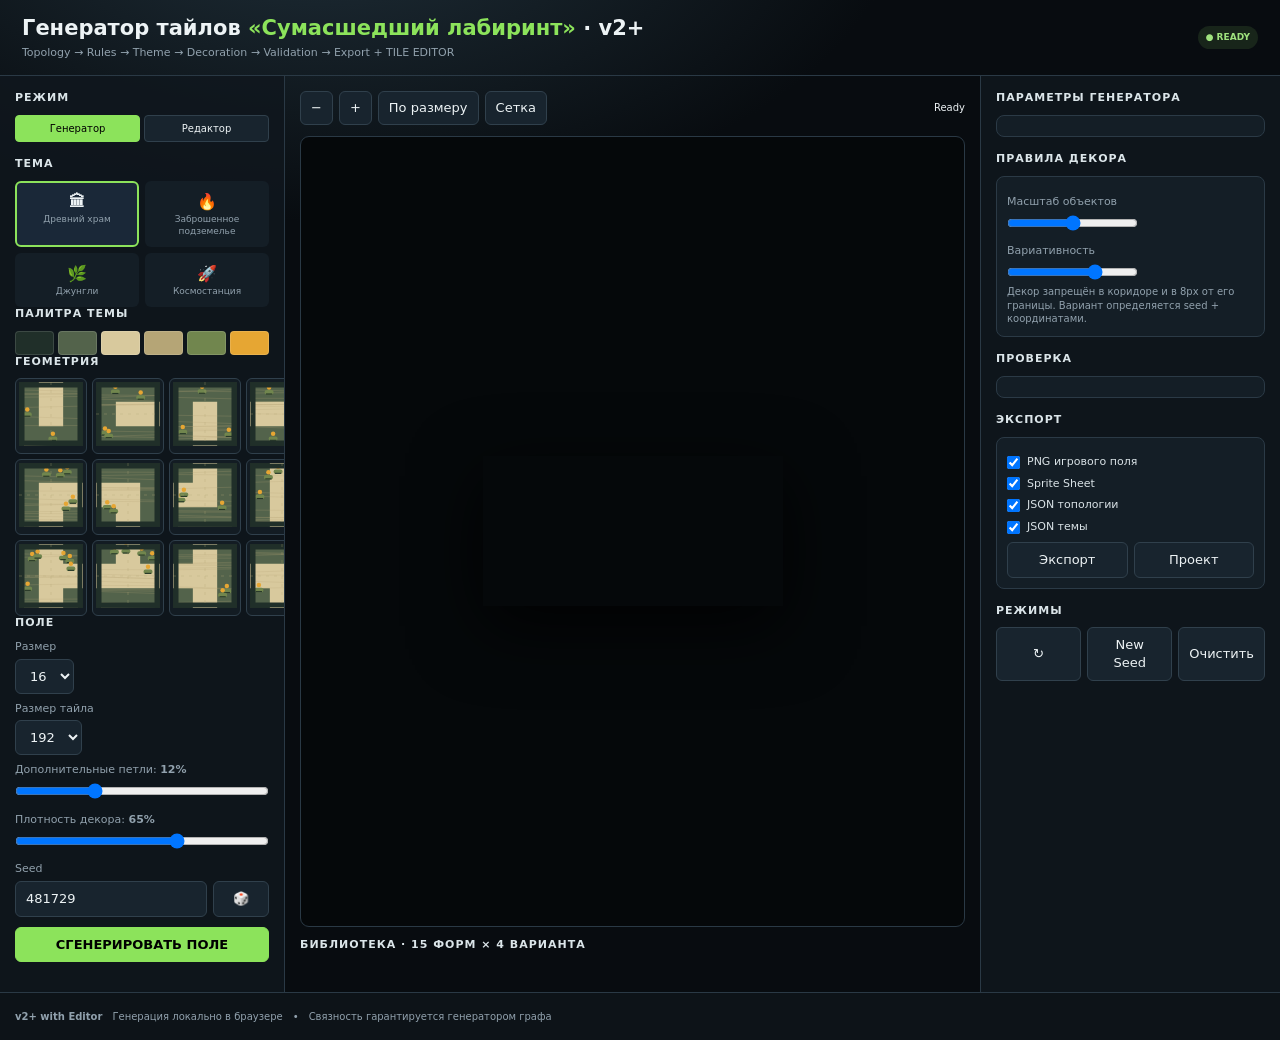
<file: index.html>
<!doctype html>
<html lang="ru">
<head>
<meta charset="utf-8">
<meta name="viewport" content="width=device-width,initial-scale=1">
<title>Maze Tile Generator v2 - with Editor</title>
<style>
:root{--bg:#080c10;--panel:#10171e;--panel2:#17212a;--line:#2a3945;--text:#edf3f5;--muted:#91a1ad;--accent:#8ce35b;--warn:#f3b84b;--bad:#f16d75}
*{box-sizing:border-box}body{margin:0;background:radial-gradient(900px 500px at 25% -10%,#20303a 0,#080c10 65%);color:var(--text);font:13px/1.35 Inter,system-ui,Segoe UI,Arial,sans-serif}
header{height:76px;padding:16px 22px;border-bottom:1px solid var(--line);display:flex;align-items:center;justify-content:space-between}
h1{margin:0;font-size:21px}h1 i{font-style:normal;color:var(--accent)}.sub{color:var(--muted);font-size:11px;margin-top:4px}
.app{display:grid;grid-template-columns:285px minmax(500px,1fr) 300px;min-height:calc(100vh - 124px)}
aside,.right{background:#10171edb;padding:15px;border-right:1px solid var(--line);overflow:auto}.right{border:0;border-left:1px solid var(--line)}
main{padding:15px;min-width:0;display:flex;flex-direction:column;gap:11px}h2{font-size:11px;text-transform:uppercase;letter-spacing:1px;color:#dbe5e9;margin:0 0 9px}
section{margin-bottom:15px}.card{background:#141e26;border:1px solid #2b3a46;border-radius:8px;padding:10px}
label{display:block;color:var(--muted);font-size:11px;margin:8px 0 4px}select,input,button{font:inherit;color:var(--text);background:#18242e;border:1px solid #30404c;border-radius:6px;padding:8px 10px;margin:0}input[type="range"]{padding:0}input[type="color"]{height:36px;width:100%;padding:4px}
.row{display:grid;grid-template-columns:1fr 1fr;gap:6px}.row3{display:grid;grid-template-columns:1fr 1fr 1fr;gap:6px}.theme-grid{display:grid;grid-template-columns:1fr 1fr;gap:6px}.theme{cursor:pointer;padding:8px;border-radius:6px;border:2px solid transparent;background:#141e26;text-align:center}.theme.active{border-color:var(--accent);background:#1a2838}.theme b{display:block;font-size:16px}.theme span{display:block;font-size:9px;color:var(--muted)}
.palette{display:grid;grid-template-columns:repeat(6,1fr);gap:4px}.chip{height:24px;border-radius:4px;border:1px solid #ffffff20}
.typegrid{display:grid;grid-template-columns:repeat(5,1fr);gap:5px}.type{padding:3px;background:#131c23;border:1px solid #30404c;border-radius:6px;text-align:center;color:var(--muted);font-size:8px;cursor:pointer}.type.selected{border-color:var(--accent);background:#1a3d22;color:var(--accent)}
.toolbar{display:flex;gap:6px;align-items:center}.toolbar button{width:auto;padding:7px 10px}.grow{flex:1}.badge{padding:5px 8px;border-radius:999px;background:#18251a;color:#9fe27e;font-size:9px;font-weight:600}
.stage{position:relative;flex:1;min-height:490px;border:1px solid var(--line);border-radius:9px;background:#05080a;display:flex;align-items:center;justify-content:center;overflow:hidden}
#map{image-rendering:auto;box-shadow:0 20px 70px #000c;max-width:none;cursor:crosshair}.gridlines{position:absolute;inset:0;pointer-events:none;opacity:.18;background-image:linear-gradient(#fff 1px,transparent 1px),linear-gradient(90deg,#fff 1px,transparent 1px);background-size:var(--gs) var(--gs)}
.library{display:grid;grid-template-columns:repeat(10,1fr);gap:5px;max-height:150px;overflow:auto}.lib{background:#080d11;border:1px solid #26343d;border-radius:4px;padding:2px;cursor:pointer;transition:all .2s}.lib.selected{border-color:var(--accent);box-shadow:0 0 8px var(--accent)80}.lib canvas{display:block}
.kv{display:flex;justify-content:space-between;padding:4px 0;color:var(--muted)}.kv strong{color:var(--text)}.check{display:flex;gap:7px;align-items:center;margin:7px 0;color:#d9e2e6}.check input{cursor:pointer}
.slider{width:100%;padding:0}.hint{font-size:10px;color:var(--muted)}.ok{color:#96e576}.warn{color:var(--warn)}.bad{color:var(--bad)}
.editor-panel{background:#0f1419;border:1px solid #2a3945;border-radius:8px;padding:12px;margin-top:10px}
.socket-grid{display:grid;grid-template-columns:repeat(3,1fr);gap:8px;margin:12px 0;background:#141e26;padding:10px;border-radius:6px;align-items:center;justify-items:center}
.socket-btn{width:60px;height:60px;border:2px solid #30404c;background:#18242e;color:var(--text);border-radius:6px;cursor:pointer;font-weight:bold;font-size:14px;transition:all .2s}
.socket-btn.open{border-color:var(--accent);background:#1a3d22;box-shadow:0 0 8px var(--accent)40}
.socket-btn:hover{border-color:var(--accent)}.socket-btn:active{transform:scale(.95)}
.socket-placeholder{width:60px;height:60px}
.tile-info{background:#141e26;padding:8px;border-radius:6px;font-size:10px;color:var(--muted);line-height:1.6;margin:8px 0}
.tile-preview{display:flex;gap:10px;margin:10px 0;align-items:center}
.tile-preview canvas{border:1px solid #30404c;border-radius:4px;background:#05080a}
.edit-controls{display:grid;grid-template-columns:1fr 1fr;gap:6px;margin:10px 0}
.edit-controls button{padding:8px 10px;font-size:11px}
.history-btn{padding:6px 10px;font-size:10px}
.locked{border-color:#f3b84b !important;background:#3d3d00 !important}
button{cursor:pointer;transition:all .15s}button:hover{background:#1f2d38;border-color:var(--accent)}button:active{transform:scale(.98)}
.primary{background:var(--accent);color:#000;font-weight:600;border-color:var(--accent)}.primary:hover{background:#9dda6b}.primary:disabled{opacity:.5;cursor:not-allowed}
footer{height:48px;border-top:1px solid var(--line);display:flex;align-items:center;gap:10px;padding:8px 15px;color:var(--muted);font-size:10px;background:#0d1318}
.mode-toggle{display:flex;gap:4px}.mode-toggle button{flex:1;padding:6px 8px;font-size:10px;border:1px solid #30404c;background:#18242e;border-radius:4px}.mode-toggle button.active{background:var(--accent);color:#000;border-color:var(--accent)}
@media(max-width:1150px){.app{grid-template-columns:250px 1fr}.right{display:none}}@media(max-width:760px){.app{display:block}aside{display:none}main{height:calc(100vh - 124px)}}
</style>
</head>
<body>
<header>
 <div><h1>Генератор тайлов <i>«Сумасшедший лабиринт»</i> · v2+</h1><div class="sub">Topology → Rules → Theme → Decoration → Validation → Export + TILE EDITOR</div></div>
 <span class="badge" id="health">● READY</span>
</header>
<div class="app">
<aside>
<section><h2>Режим</h2><div class="mode-toggle"><button class="active" id="modeGen">Генератор</button><button id="modeEdit">Редактор</button></div></section>

<section id="genPanel">
<h2>Тема</h2><div id="themes" class="theme-grid"></div>
<h2>Палитра темы</h2><div id="palette" class="palette"></div>
<h2>Геометрия</h2><div id="types" class="typegrid"></div>
<h2>Поле</h2>
<label>Размер</label><select id="gridSize"><option>8</option><option>12</option><option selected>16</option><option>20</option><option>24</option></select>
<label>Размер тайла</label><select id="tileSize"><option>128</option><option selected>192</option><option>256</option><option>384</option></select>
<label>Дополнительные петли: <b id="loopV">12%</b></label><input class="slider" id="loops" type="range" min="0" max="40" value="12">
<label>Плотность декора: <b id="decorV">65%</b></label><input class="slider" id="decor" type="range" min="0" max="100" value="65">
<label>Seed</label><div class="row"><input id="seed" value="481729"><button id="dice">🎲</button></div>
<button class="primary" id="generate" style="width:100%;margin-top:10px">СГЕНЕРИРОВАТЬ ПОЛЕ</button>
</section>

<section id="editPanel" style="display:none">
<h2>Редактор тайла</h2>
<div class="tile-info" id="editInfo">Выберите тайл на поле для редактирования</div>
<div id="editorControls" style="display:none">
 <h3 style="margin:10px 0 8px;font-size:11px;text-transform:uppercase;color:#dbe5e9">Сокеты (N/E/S/W)</h3>
 <div class="socket-grid">
  <div class="socket-placeholder"></div>
  <button class="socket-btn" id="sockN" title="North">N</button>
  <div class="socket-placeholder"></div>
  <button class="socket-btn" id="sockW" title="West">W</button>
  <div class="socket-placeholder"></div>
  <button class="socket-btn" id="sockE" title="East">E</button>
  <div class="socket-placeholder"></div>
  <button class="socket-btn" id="sockS" title="South">S</button>
  <div class="socket-placeholder"></div>
 </div>
 
 <label style="margin-top:15px">Масштаб декора</label><input class="slider" id="decoScaleEdit" type="range" min="60" max="140" value="100">
 
 <label style="margin-top:10px">Цвет пола</label><input type="color" id="floorColor">
 <label>Цвет стены</label><input type="color" id="wallColor">
 
 <label style="margin-top:10px;display:flex;gap:8px;align-items:center"><input type="checkbox" id="pinTile"> Зафиксировать тайл</label>
 <div class="hint" style="margin-top:5px">Зафиксированные тайлы не изменяются при регенерации</div>
 
 <div class="edit-controls" style="margin-top:15px">
  <button id="resetTile">↻ Сбросить</button>
  <button id="applyTile">✓ Применить</button>
 </div>
 
 <div style="margin-top:15px;border-top:1px solid #2a3945;padding-top:10px">
  <h3 style="margin:0 0 8px;font-size:11px;text-transform:uppercase">Экспорт тайла</h3>
  <div class="row"><button id="exportTilePng">📥 PNG</button><button id="exportTileSvg">📥 SVG</button></div>
 </div>
</div>

<div style="margin-top:15px;border-top:1px solid #2a3945;padding-top:10px">
 <h3 style="margin:0 0 8px;font-size:11px;text-transform:uppercase">История</h3>
 <div class="row"><button class="history-btn" id="undoBtn">↶ Undo</button><button class="history-btn" id="redoBtn">↷ Redo</button></div>
</div>
</section>
</aside>

<main>
<div class="toolbar"><button id="minus">−</button><button id="plus">+</button><button id="fit">По размеру</button><button id="toggleGrid">Сетка</button><div class="grow"></div><span id="status" style="font-size:10px">Ready</span></div>
<div class="stage"><canvas id="map"></canvas><div class="gridlines" id="gridlines" hidden></div></div>
<section id="libSection"><h2>Библиотека · 15 форм × 4 варианта</h2><div id="library" class="library"></div></section>
</main>

<div class="right">
<section><h2>Параметры генератора</h2><div class="card" id="stats"></div></section>
<section><h2>Правила декора</h2><div class="card">
<label>Масштаб объектов</label><input id="decoScale" type="range" min="60" max="140" value="100">
<label>Вариативность</label><input id="variation" type="range" min="0" max="100" value="70">
<div class="hint">Декор запрещён в коридоре и в 8px от его границы. Вариант определяется seed + координатами.</div>
</div></section>
<section><h2>Проверка</h2><div class="card" id="validation"></div></section>
<section><h2>Экспорт</h2><div class="card">
<label class="check"><input id="png" type="checkbox" checked> PNG игрового поля</label>
<label class="check"><input id="sheet" type="checkbox" checked> Sprite Sheet</label>
<label class="check"><input id="json" type="checkbox" checked> JSON топологии</label>
<label class="check"><input id="themeJson" type="checkbox" checked> JSON темы</label>
<div class="row"><button id="export">Экспорт</button><button id="project">Проект</button></div>
</div></section>
<section><h2>Режимы</h2><div class="row3"><button id="regen">↻</button><button id="newSeed">New Seed</button><button id="clear">Очистить</button></div></section>
</div>
</div>
<footer><b>v2+ with Editor</b><span>Генерация локально в браузере</span><span>•</span><span>Связность гарантируется генератором графа</span></footer>

<script>
const T={
  temple:{name:"Древний храм",icon:"🏛",floor:"#d8c99d",floor2:"#b5a576",wall:"#53634b",wall2:"#202f29",accent:"#e6a633",detail:"#71864e",dark:"#131d19"},
  dungeon:{name:"Заброшенное подземелье",icon:"🔥",floor:"#737a7f",floor2:"#4c5358",wall:"#2d3338",wall2:"#10161a",accent:"#ed8c31",detail:"#695d4c",dark:"#0b1013"},
  jungle:{name:"Джунгли",icon:"🌿",floor:"#c9bd84",floor2:"#9d945a",wall:"#35623b",wall2:"#142d1c",accent:"#e7bd42",detail:"#568745",dark:"#0c1b12"},
  space:{name:"Космостанция",icon:"🚀",floor:"#89959d",floor2:"#5b6871",wall:"#293640",wall2:"#0e161d",accent:"#45d7ff",detail:"#687d8a",dark:"#091017"}
};
const forms=[1,2,4,8,3,6,12,9,5,10,7,11,13,14,15];
const formNames={1:"N",2:"E",4:"S",8:"W",3:"NE",6:"ES",12:"SW",9:"WN",5:"NS",10:"EW",7:"NES",11:"NEW",13:"NSW",14:"ESW",15:"NESW"};

let theme="temple", grid=[], meta={}, zoom=1, library=[], selectedMask=15;
let mode="gen", selectedTile=null, editHistory=[], historyIndex=-1;
let pinnedTiles=new Set(), tileOverrides=new Map();

const $=id=>document.getElementById(id);
const gridSize=$("gridSize"),tileSize=$("tileSize"),loops=$("loops"),decor=$("decor"),seed=$("seed"),map=$("map");

function h(s){let x=2166136261>>>0;for(let c of String(s)){x^=c.charCodeAt(0);x=Math.imul(x,16777619)}return x>>>0}
function rng(s){let a=h(s);return()=>{a|=0;a=a+0x6D2B79F5|0;let t=Math.imul(a^a>>>15,1|a);t=t+Math.imul(t^t>>>7,61|t)^t;return((t^t>>>14)>>>0)/4294967296}}
function shuffle(a,r){for(let i=a.length-1;i>0;i--){let j=r()*(i+1)|0;[a[i],a[j]]=[a[j],a[i]]}}
function E(m){return{N:!!(m&1),E:!!(m&2),S:!!(m&4),W:!!(m&8)}}
function deg(m){return ((m&1)>0)+((m&2)>0)+((m&4)>0)+((m&8)>0)}
function rr(c,x,y,w,h,r){c.beginPath();c.roundRect(x,y,w,h,r);c.fill()}

function graph(n,s,p){
  let r=rng(s), parent=Array.from({length:n*n},(_,i)=>i),rank=Array(n*n).fill(0), all=[],chosen=[];
  const find=x=>{while(parent[x]!==x){parent[x]=parent[parent[x]];x=parent[x]}return x};
  const union=(a,b)=>{a=find(a);b=find(b);if(a===b)return false;if(rank[a]<rank[b])[a,b]=[b,a];parent[b]=a;if(rank[a]===rank[b])rank[a]++;return true};
  for(let y=0;y<n;y++)for(let x=0;x<n;x++){let a=y*n+x;if(x<n-1)all.push([a,a+1,2]);if(y<n-1)all.push([a,a+n,4])}
  shuffle(all,r);for(let e of all)if(union(e[0],e[1]))chosen.push(e);
  for(let e of all)if(r()<p/100)chosen.push(e);
  let masks=Array(n*n).fill(0);for(let [a,b,d] of chosen){masks[a]|=d;masks[b]|=(d===2?8:1)}
  return{masks,edges:chosen.length};
}

function decorObj(c,x,y,s,t,r,k){
  c.save();c.translate(x,y);let q=s*.07;
  if(k==="temple"){c.fillStyle=t.detail;rr(c,-q,-q*.5,q*2,q,2);c.fillStyle=t.accent;c.beginPath();c.arc(0,-q*1.1,q*.5,0,7);c.fill();c.fillStyle="#263728";c.fillRect(-q*.7,q*.25,q*1.4,q*.25)}
  if(k==="dungeon"){c.fillStyle=t.detail;rr(c,-q,-q*.7,q*2,q*1.4,2);c.strokeStyle="#171b1e";c.strokeRect(-q*.7,-q*.45,q*1.4,q*.9);c.fillStyle=t.accent;c.beginPath();c.arc(q*1.1,-q*.8,q*.4,0,7);c.fill()}
  if(k==="jungle"){c.fillStyle=t.detail;c.beginPath();c.arc(0,0,q*1.4,0,7);c.fill();c.fillStyle="#74a84f";c.beginPath();c.ellipse(q*.6,-q*.5,q*.95,q*.35,-.6,0,7);c.fill();c.fillStyle="#df829f";c.beginPath();c.ellipse(-q*.5,-q*.4,q*.7,q*.4,.4,0,7);c.fill()}
  if(k==="space"){c.fillStyle=t.detail;rr(c,-q,-q*.7,q*2,q*1.4,2);c.fillStyle=t.accent;c.fillRect(-q*.55,-q*.25,q*1.1,q*.5);c.fillStyle="#d2fbff";c.fillRect(-q*.3,-q*.12,q*.6,q*.12)}
  c.restore()
}

function tile(c,x,y,S,m,k,s,detail=true,overrides=null){
  let t=Object.assign({},T[k]);
  if(overrides){if(overrides.floor)t.floor=overrides.floor;if(overrides.wall)t.wall=overrides.wall}
  let r=rng(s),e=E(m),cx=x+S/2,cy=y+S/2,p=S*.38;
  c.fillStyle=t.wall2;c.fillRect(x,y,S,S);c.fillStyle=t.wall;c.fillRect(x+3,y+3,S-6,S-6);
  if(m){c.fillStyle=t.floor;c.beginPath();c.rect(cx-p/2,cy-p/2,p,p);if(e.N)c.rect(cx-p/2,y,p,S/2+p/2);if(e.E)c.rect(cx-p/2,cy-p/2,S/2+p/2,p);if(e.S)c.rect(cx-p/2,cy,p,S/2+p/2);if(e.W)c.rect(x,cy-p/2,S/2+p/2,p);c.fill()}
  c.save();c.globalAlpha=.22;c.strokeStyle=t.floor2;c.lineWidth=1;for(let i=0;i<12;i++){let yy=y+7+r()*S;c.beginPath();c.moveTo(x+5,yy);c.lineTo(x+S-5,yy+(r()-.5)*4);c.stroke()}c.restore();
  if(detail && m){let count=Math.round(2+r()*4),density=+$("decor").value/100, placed=0;for(let i=0;i<18&&placed<count;i++){let px=x+7+r()*(S-14),py=y+7+r()*(S-14);if(r()>density)continue;if(Math.hypot(px-(cx),py-(cy))<p/2+8)continue;decorObj(c,px,py,S,t,r,k);placed++}}
  c.strokeStyle=t.wall2;c.lineWidth=5;c.strokeRect(x+3,y+3,S-6,S-6);
  c.save();c.globalAlpha=.16;c.strokeStyle=t.floor2;c.setLineDash([3,5]);c.lineWidth=2;if(e.N||e.S){c.beginPath();c.moveTo(cx,y);c.lineTo(cx,y+S);c.stroke()}if(e.E||e.W){c.beginPath();c.moveTo(x,cy);c.lineTo(x+S,cy);c.stroke()}c.restore();
}

function render(){
  let n=+gridSize.value,S=+tileSize.value,c=map.getContext("2d");map.width=n*S;map.height=n*S;
  $("gridlines").style.setProperty("--gs",S+"px");
  c.fillStyle=T[theme].dark;c.fillRect(0,0,map.width,map.height);
  grid.forEach((m,i)=>{
    let overrides=tileOverrides.get(i);
    tile(c,i%n*S,Math.floor(i/n)*S,S,m,theme,meta.seed+"|"+i,true,overrides);
    if(pinnedTiles.has(i)){c.save();c.strokeStyle="#f3b84b";c.lineWidth=3;c.strokeRect(i%n*S+5,Math.floor(i/n)*S+5,S-10,S-10);c.restore()}
    if(selectedTile===i && mode==="edit"){c.save();c.strokeStyle="#45d7ff";c.lineWidth=4;c.strokeRect(i%n*S,Math.floor(i/n)*S,S,S);c.restore()}
  });
  map.style.width=map.width*zoom+"px";map.style.height=map.height*zoom+"px";
  $("stats").innerHTML=`<div class="kv"><span>Тема</span><strong>${T[theme].icon} ${T[theme].name}</strong></div><div class="kv"><span>Поле</span><strong>${n}×${n}</strong></div><div class="kv"><span>Тайлы</span><strong>${grid.length}</strong></div><div class="kv"><span>Зафиксировано</span><strong>${pinnedTiles.size}</strong></div>`;
  validate();
}

function validate(){
  let n=+gridSize.value,ok=true,bad=0;for(let y=0;y<n;y++)for(let x=0;x<n;x++){let e=E(grid[y*n+x]);if(x<n-1&&e.E!==E(grid[y*n+x+1]).W){ok=false;bad++}if(y<n-1&&e.S!==E(grid[(y+1)*n+x]).N){ok=false;bad++}}
  let seen=new Set([0]),q=[0];while(q.length){let id=q.shift(),e=E(grid[id]),x=id%n,y=id/n,ns=[];if(e.N)ns.push(id-n);if(e.E)ns.push(id+1);if(e.S)ns.push(id+n);if(e.W)ns.push(id-1);for(let v of ns)if(v>=0&&v<n*n&&!seen.has(v)){seen.add(v);q.push(v)}}
  let all=seen.size===n*n;ok=ok&&all;$("validation").innerHTML=ok?`<div class="ok"><b>✓ VALID</b></div><div class="hint">Все ${n*n} клеток достижимы. Стыков: 0 ошибок</div>`:`<div class="bad"><b>✗ ISSUES</b></div><div class="hint">Стыков ошибок: ${bad}. Недостижимые: ${n*n-seen.size}</div>`;
}

function generate(){
  if(pinnedTiles.size>0){
    let n=+gridSize.value,s=seed.value||"0",g=graph(n,s,+loops.value);
    for(let i of pinnedTiles){g.masks[i]=grid[i]}
    grid=g.masks;
  }else{
    let n=+gridSize.value,s=seed.value||"0",g=graph(n,s,+loops.value);grid=g.masks;
  }
  let avg=grid.reduce((a,m)=>a+deg(m),0)/grid.length;
  meta={version:"2.1",theme,seed:seed.value||"0",gridSize:+gridSize.value,tileSize:+tileSize.value,loops:+loops.value,decor:+decor.value,avgDeg:avg.toFixed(2),edges:g.edges};
  saveHistory();
  render();
}

function buildLibrary(){
  library=[];$("library").innerHTML="";let S=+tileSize.value;
  forms.forEach(m=>{for(let v=0;v<4;v++){let c=document.createElement("canvas");c.width=c.height=S;tile(c.getContext("2d"),0,0,S,m,theme,`lib|${theme}|${m}|${v}`,true);let d=document.createElement("div");d.className="lib";d.appendChild(c);d.onclick=()=>{document.querySelectorAll(".lib").forEach(x=>x.classList.remove("selected"));d.classList.add("selected");selectedMask=m};library.push(c);$("library").appendChild(d)}})
}

function download(b,n){let a=document.createElement("a");a.href=URL.createObjectURL(b);a.download=n;a.click();setTimeout(()=>URL.revokeObjectURL(a.href),800)}

function exportData(){
  let S=+tileSize.value,n=+gridSize.value;
  if($("png").checked)map.toBlob(b=>download(b,`maze_${theme}_${meta.seed}.png`));
  if($("json").checked)download(new Blob([JSON.stringify({version:"2.1",theme,seed:meta.seed,gridSize:n,tileSize:S,masks:grid,pinned:Array.from(pinnedTiles),overrides:Array.from(tileOverrides.entries())},null,2)],{type:"application/json"}),`maze_${theme}_${meta.seed}.json`);
  if($("themeJson").checked)download(new Blob([JSON.stringify({id:theme,name:T[theme].name,palette:T[theme],rules:{walkableWidth:.76,decorationSafeMargin:8,variants:4}},null,2)],{type:"application/json"}),`theme_${theme}.json`);
  if($("sheet").checked){let cols=5,rows=Math.ceil(library.length/cols),c=document.createElement("canvas");c.width=cols*S;c.height=rows*S;let x=c.getContext("2d");x.fillStyle=T[theme].dark;x.fillRect(0,0,c.width,c.height);library.forEach((cv,i)=>x.drawImage(cv,i%cols*S,Math.floor(i/cols)*S));c.toBlob(b=>download(b,`spritesheet_${theme}.png`))}
  $("status").textContent="Экспорт завершён"
}

function project(){download(new Blob([JSON.stringify({project:"maze-tile-generator",version:"2.1",settings:{theme,gridSize:+gridSize.value,tileSize:+tileSize.value,loops:+loops.value,decor:+decor.value,seed:seed.value},grid:grid,pinned:Array.from(pinnedTiles),overrides:Array.from(tileOverrides.entries())},null,2)],{type:"application/json"}),`project_${Date.now()}.json`)}

function exportTilePng(){
  if(selectedTile===null)return;
  let S=+tileSize.value,c=document.createElement("canvas");c.width=c.height=S;
  let n=+gridSize.value,m=grid[selectedTile],i=selectedTile%n;
  let overrides=tileOverrides.get(selectedTile);
  tile(c.getContext("2d"),0,0,S,m,theme,meta.seed+"|"+selectedTile,true,overrides);
  c.toBlob(b=>download(b,`tile_${selectedTile}_${theme}.png`))
}

function exportTileSvg(){
  if(selectedTile===null)return;
  let S=+tileSize.value,n=+gridSize.value,m=grid[selectedTile];
  let e=E(m),cy=S/2,p=S*.38;
  let t=Object.assign({},T[theme]),overrides=tileOverrides.get(selectedTile);
  if(overrides){if(overrides.floor)t.floor=overrides.floor;if(overrides.wall)t.wall=overrides.wall}
  
  let svg=`<svg width="${S}" height="${S}" xmlns="http://www.w3.org/2000/svg">
  <rect width="${S}" height="${S}" fill="${t.wall2}"/>
  <rect x="3" y="3" width="${S-6}" height="${S-6}" fill="${t.wall}"/>`;
  
  if(m){svg+=`<path fill="${t.floor}" d="M ${cy-p/2} ${cy-p/2} L ${cy+p/2} ${cy-p/2} L ${cy+p/2} ${cy+p/2} L ${cy-p/2} ${cy+p/2} Z`;
    if(e.N)svg+=` M ${cy-p/2} 0 L ${cy+p/2} 0 L ${cy+p/2} ${cy+p/2} L ${cy-p/2} ${cy+p/2} Z`;
    if(e.E)svg+=` M ${cy} ${cy-p/2} L ${S} ${cy-p/2} L ${S} ${cy+p/2} L ${cy} ${cy+p/2} Z`;
    if(e.S)svg+=` M ${cy-p/2} ${cy} L ${cy+p/2} ${cy} L ${cy+p/2} ${S} L ${cy-p/2} ${S} Z`;
    if(e.W)svg+=` M 0 ${cy-p/2} L ${cy} ${cy-p/2} L ${cy} ${cy+p/2} L 0 ${cy+p/2} Z`;
    svg+=`" />`;
  }
  
  svg+=`<rect x="3" y="3" width="${S-6}" height="${S-6}" stroke="${t.wall2}" stroke-width="5" fill="none"/>`;
  svg+=`</svg>`;
  
  download(new Blob([svg],{type:"image/svg+xml"}),`tile_${selectedTile}_${theme}.svg`)
}

function selectTile(idx){
  selectedTile=idx;
  let n=+gridSize.value,m=grid[idx],e=E(m);
  $("editInfo").innerHTML=`<b>Тайл #${idx}</b> (${idx%n},${Math.floor(idx/n)})<br/>Маска: ${m} (${formNames[m] || 'NONE'})<br/>Зафиксирован: ${pinnedTiles.has(idx)?"Да":"Нет"}`;
  $("editorControls").style.display="block";
  
  $("sockN").classList.toggle("open",e.N);$("sockE").classList.toggle("open",e.E);$("sockS").classList.toggle("open",e.S);$("sockW").classList.toggle("open",e.W);
  $("pinTile").checked=pinnedTiles.has(idx);
  
  let overrides=tileOverrides.get(idx);
  $("floorColor").value=overrides?.floor||T[theme].floor;
  $("wallColor").value=overrides?.wall||T[theme].wall;
  
  render();
}

function applyTileEdits(){
  if(selectedTile===null)return;
  let e={N:$("sockN").classList.contains("open"),E:$("sockE").classList.contains("open"),S:$("sockS").classList.contains("open"),W:$("sockW").classList.contains("open")};
  let newMask=(e.N?1:0)|(e.E?2:0)|(e.S?4:0)|(e.W?8:0);
  grid[selectedTile]=newMask;
  
  if($("pinTile").checked){pinnedTiles.add(selectedTile)}else{pinnedTiles.delete(selectedTile)}
  
  let floorCol=$("floorColor").value,wallCol=$("wallColor").value;
  if(floorCol!==T[theme].floor||wallCol!==T[theme].wall){tileOverrides.set(selectedTile,{floor:floorCol,wall:wallCol})}else{tileOverrides.delete(selectedTile)}
  
  saveHistory();
  render();
  $("status").textContent="Тайл обновлён";
}

function resetTile(){
  if(selectedTile===null)return;
  let n=+gridSize.value,s=seed.value||"0",g=graph(n,s,+loops.value);
  grid[selectedTile]=g.masks[selectedTile];
  tileOverrides.delete(selectedTile);
  pinnedTiles.delete(selectedTile);
  selectTile(selectedTile);
  saveHistory();
}

function saveHistory(){editHistory=editHistory.slice(0,historyIndex+1);editHistory.push({grid:grid.slice(),pinned:new Set(pinnedTiles),overrides:new Map(tileOverrides)});historyIndex=editHistory.length-1;updateHistoryButtons()}
function undo(){if(historyIndex>0){historyIndex--;let h=editHistory[historyIndex];grid=h.grid.slice();pinnedTiles=new Set(h.pinned);tileOverrides=new Map(h.overrides);render();updateHistoryButtons()}}
function redo(){if(historyIndex<editHistory.length-1){historyIndex++;let h=editHistory[historyIndex];grid=h.grid.slice();pinnedTiles=new Set(h.pinned);tileOverrides=new Map(h.overrides);render();updateHistoryButtons()}}
function updateHistoryButtons(){$("undoBtn").disabled=historyIndex<=0;$("redoBtn").disabled=historyIndex>=editHistory.length-1}

function onMapClick(e){
  if(mode!=="edit")return;
  let rect=map.getBoundingClientRect(),x=(e.clientX-rect.left)/zoom,y=(e.clientY-rect.top)/zoom;
  let S=+tileSize.value,n=+gridSize.value;
  let col=Math.floor(x/S),row=Math.floor(y/S);
  if(col>=0&&col<n&&row>=0&&row<n){selectTile(row*n+col)}
}

function setup(){
  Object.entries(T).forEach(([k,t])=>{let d=document.createElement("div");d.className="theme"+(k===theme?" active":"");d.onclick=()=>{theme=k;document.querySelectorAll(".theme").forEach(x=>x.classList.remove("active"));d.classList.add("active");generate();buildLibrary()};d.innerHTML=`<b>${t.icon}</b><span>${t.name}</span>`;$("themes").appendChild(d)});
  
  forms.forEach(m=>{let d=document.createElement("div");d.className="type"+(m===selectedMask?" selected":"");let c=document.createElement("canvas");c.width=c.height=64;tile(c.getContext("2d"),0,0,64,m,theme,`lib|${theme}|${m}`,true);d.appendChild(c);d.onclick=()=>{document.querySelectorAll(".type").forEach(x=>x.classList.remove("selected"));d.classList.add("selected");selectedMask=m};$("types").appendChild(d)});
  
  updatePalette();
  
  $("loops").oninput=()=>$("loopV").textContent=loops.value+"%";
  $("decor").oninput=()=>{$("decorV").textContent=decor.value+"%";render();buildLibrary()};
  $("generate").onclick=generate;
  $("regen").onclick=generate;
  $("dice").onclick=()=>{seed.value=Math.floor(Math.random()*999999);generate()};
  $("newSeed").onclick=()=>{seed.value=Math.floor(Math.random()*999999);generate()};
  $("export").onclick=exportData;
  $("project").onclick=project;
  
  $("plus").onclick=()=>{zoom=Math.min(2,zoom*1.2);render()};
  $("minus").onclick=()=>{zoom=Math.max(.35,zoom/1.2);render()};
  $("fit").onclick=()=>{zoom=1;render()};
  $("toggleGrid").onclick=()=>{$("gridlines").hidden=!$("gridlines").hidden};
  
  [gridSize,tileSize].forEach(x=>x.onchange=()=>generate());
  
  $("modeGen").onclick=()=>{mode="gen";$("modeGen").classList.add("active");$("modeEdit").classList.remove("active");$("genPanel").style.display="block";$("editPanel").style.display="none";selectedTile=null;render()};
  $("modeEdit").onclick=()=>{mode="edit";$("modeEdit").classList.add("active");$("modeGen").classList.remove("active");$("genPanel").style.display="none";$("editPanel").style.display="block";$("libSection").style.display="none";render()};
  
  map.addEventListener("click",onMapClick);
  
  $("sockN").onclick=()=>$("sockN").classList.toggle("open");
  $("sockE").onclick=()=>$("sockE").classList.toggle("open");
  $("sockS").onclick=()=>$("sockS").classList.toggle("open");
  $("sockW").onclick=()=>$("sockW").classList.toggle("open");
  
  $("applyTile").onclick=applyTileEdits;
  $("resetTile").onclick=resetTile;
  $("exportTilePng").onclick=exportTilePng;
  $("exportTileSvg").onclick=exportTileSvg;
  
  $("undoBtn").onclick=undo;
  $("redoBtn").onclick=redo;
  
  generate();
  buildLibrary();
  saveHistory();
}

function updatePalette(){let t=T[theme];$("palette").innerHTML=[t.wall2,t.wall,t.floor,t.floor2,t.detail,t.accent].map(x=>`<div class="chip" style="background:${x}" title="${x}"></div>`).join("")}

setup();
</script>
</body>
</html>
</file>
